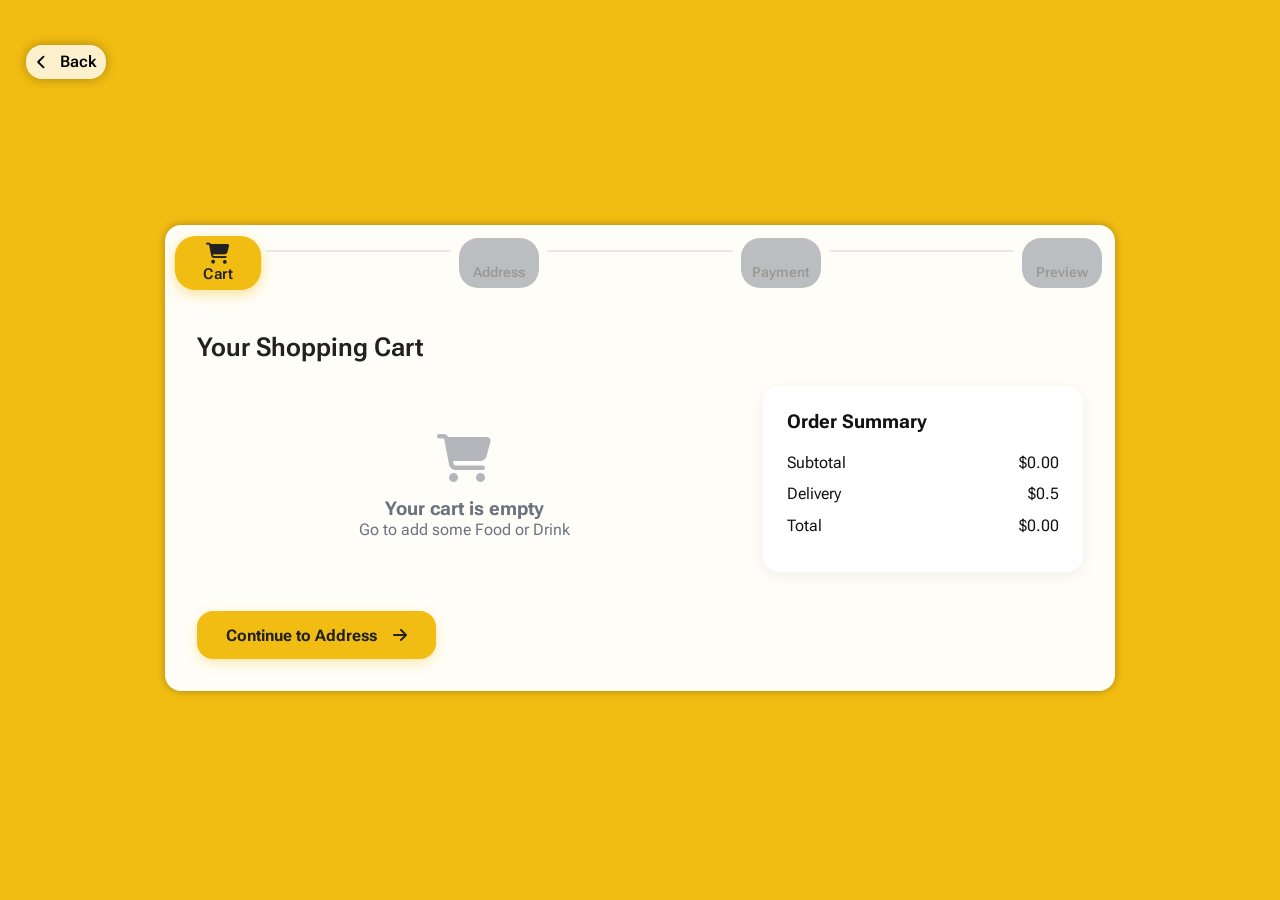
<file: HTML/checkOut.html>
<!doctype html>
<html lang="en">
  <head>
    <meta charset="UTF-8" />
    <meta name="color-scheme" content="only light">
    <meta name="viewport" content="width=device-width, initial-scale=1.0" />
    <title>GooFoodoo | Checkout</title>
    <script defer src="../Javascript/theme.js""></script>
    <link rel="icon" href="../images/logo.webp" />
    <link rel="stylesheet" href="../CSS/checkOut.css" />
    <script defer src="../Javascript/config.js"></script>

    <script defer src="../Javascript/checkOut.js"></script>
    <link
      rel="stylesheet"
      href="https://cdnjs.cloudflare.com/ajax/libs/font-awesome/6.5.1/css/all.min.css"
    />
  </head>
  <body>
    <a href="../index.html" id="backBtn" class="btn">
      <svg
        xmlns="http://www.w3.org/2000/svg"
        width="24"
        height="24"
        viewBox="0 0 24 24"
        fill="none"
        stroke="currentColor"
        stroke-width="2"
        stroke-linecap="round"
        stroke-linejoin="round"
      >
        <path d="m15 18-6-6 6-6" />
      </svg>
      Back
    </a>
    <div class="checkout-container">
      <!-- step bar -->
      <div class="steps">
        <div class="step active" data-step="0">
          <div class="step-icon">
            <i class="fa-solid fa-cart-shopping"></i>
            <p>Cart</p>
          </div>
        </div>
        <div class="line"></div>

        <div class="step" data-step="1">
          <div class="step-icon">
            <i class="fa-solid fa-location-dot"></i>
            <p>Address</p>
          </div>
        </div>
        <div class="line"></div>

        <div class="step" data-step="2">
          <div class="step-icon">
            <i class="fa-solid fa-credit-card"></i>
            <p>Payment</p>
          </div>
        </div>
        <div class="line"></div>

        <div class="step" data-step="3">
          <div class="step-icon">
            <i class="fa-solid fa-receipt"></i>
            <p>Preview</p>
          </div>
        </div>
      </div>

      <!-- pages -->
      <div class="page active" id="page-0">
        <!-- shopping cart page -->
        <h2 class="page-title">Your Shopping Cart</h2>
        <div class="cart-layout">
          <div class="cart-items" id="cartItems">
            <!--  -->
          </div>

          <div class="cart-summary">
            <h3>Order Summary</h3>
            <div class="summary-row">
              <span>Subtotal</span>
              <span id="subtotal">$0.00</span>
            </div>

            <div class="summary-row">
              <span>Delivery</span>
              <span id="deliveryFee">$0.5</span>
            </div>

            <div class="summary-row">
              <span>Total</span>
              <span id="total">$0.00</span>
            </div>
          </div>
          <div class="nextBtn">
            <button onclick="gotoStep(1)">
              Continue to Address <i class="fa-solid fa-arrow-right"></i>
            </button>
          </div>
        </div>
      </div>

      <div class="page" id="page-1">
        <!-- delivery page -->
        <h2 class="page-title">Delivery Address</h2>
        <div class="form-grid">
          <div class="form-group full">
            <label for="">Street Address</label>
            <input type="text" id="street" placeholder="Address" />
          </div>

          <div class="form-group full">
            <label for="">City</label>
            <input type="text" id="city" placeholder="City" />
          </div>

          <div class="form-group full">
            <label for="">Postal Code</label>
            <input type="text" id="postalCode" placeholder="Postal Code" />
          </div>

          <div class="form-group full">
            <label for="">Phone number</label>
            <input
              type="tel"
              id="phone"
              placeholder="+855 12345678"
              maxlength="15"
            />
          </div>

          <div class="form-group full">
            <label for="">Delivery Notes (Optional)</label>
            <textarea
              name=""
              id="notes"
              rows="2"
              placeholder="Gate code, Landmark"
            ></textarea>
          </div>
        </div>

        <div class="btn-row">
          <div class="prevBtn" onclick="gotoStep(0)">
            <button><i class="fa-solid fa-arrow-left"></i>Back</button>
          </div>
          <div class="nextBtn" onclick="gotoStep(2)">
            <button id="continueBtn">
              Continue to Payment<i class="fa-solid fa-arrow-right"></i>
            </button>
          </div>
        </div>
      </div>

      <div class="page" id="page-2">
        <!-- Payment Page -->
        <h2 class="page-title">Payment Method</h2>
        <div class="payment-wrapper">
          <div class="payment-methods">
            <div class="method active" data-method="Card">
              <i class="fa-brands fa-cc-visa"></i>
              <p>Card</p>
            </div>

            <div class="method" data-method="PayPal">
              <i class="fa-brands fa-paypal"></i>
              <p>Paypal</p>
            </div>

            <div class="method" data-method="Cash">
              <i class="fa-solid fa-money-bill-wave"></i>
              <p>Cash</p>
            </div>
          </div>

          <div id="paymentContainer"></div>
        </div>
        <div class="btn-row">
          <div class="prevBtn" onclick="gotoStep(1)">
            <button><i class="fa-solid fa-arrow-left"></i>Back</button>
          </div>
          <div class="nextBtn" onclick="gotoStep(3)">
            <button>
              Continue to Review Order<i class="fa-solid fa-arrow-right"></i>
            </button>
          </div>
        </div>
      </div>

      <div class="page" id="page-3">
        <!-- preview -->
        <h2 class="page-title">Order Preview</h2>
        <div class="preview-layout">
          <div class="preview-section">
            <h3><i class="fa-solid fa-utensils"></i>Items</h3>
            <div id="previewItems"></div>
          </div>

          <div class="preview-section">
            <h3><i class="fa-solid fa-location-dot"></i> Delivery</h3>
            <p id="previewAddress"></p>
          </div>

          <div class="preview-section">
            <h3><i class="fa-solid fa-credit-card"></i> Payment</h3>
            <div id="previewPayment">Card</div>
          </div>

          <div class="preview-total">
            <span>Total to pay</span>
            <strong id="previewTotal">$0.00</strong>
          </div>
        </div>

        <div class="btn-row">
          <div class="prevBtn" onclick="gotoStep(2)">
            <button><i class="fa-solid fa-arrow-left"></i>Back</button>
          </div>
          <div class="confirm-btn" id="placeOrderBtn">
            <button><i class="fa-solid fa-check"></i>Place Order</button>
          </div>
        </div>
      </div>
    </div>

    <!-- pop up msg -->
    <!-- success -->
    <div class="success-modal" id="successModal">
      <div class="success-content">
        <div class="checkmark-circle">
          <div class="checkmark"></div>
        </div>

        <h2>Ordered Successfully</h2>
        <h2 id="claritymsg"></h2>
        <p>Thanks you for choosing GooFoodoo💖</p>
        <button class="success-btn" id="successBtn">Okay</button>
      </div>
    </div>

    <!-- unsuccess -->
    <div class="unsuccess-modal" id="unsuccessModal">
      <div class="unsuccess-content">
        <div class="crossmark-circle">
          <span class="cross-line line1"></span>
          <span class="cross-line line2"></span>
        </div>

        <h2 id="headmsg"></h2>
        <p id="bodymsg"></p>
        <button class="unsuccess-btn" id="unsuccessBtn">Okay</button>
      </div>
    </div>
  </body>
</html>
</file>
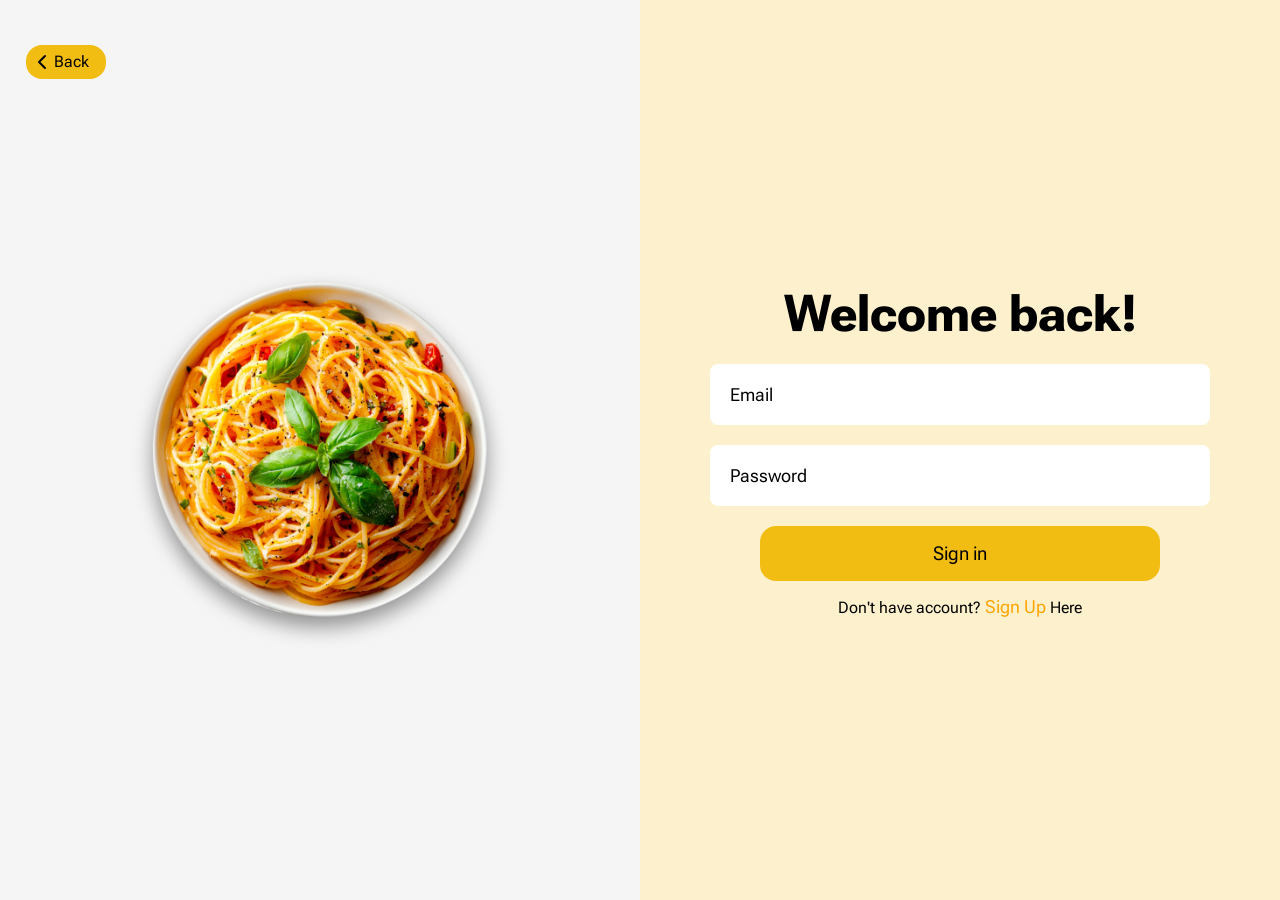
<file: HTML/signIn.html>
<!doctype html>
<html lang="en">
  <head>
    <meta charset="UTF-8" />
    <meta name="color-scheme" content="only light">
    <meta name="viewport" content="width=device-width, initial-scale=1.0" />
    <title>GooFoodoo | Signin</title>
    <script defer src="../Javascript/theme.js""></script>
    <link rel="stylesheet" href="../CSS/signIn.css" />
    <script type="module" defer src="../Javascript/signIn.js"></script>
    <script defer src="../Javascript/config.js"></script>
    <link rel="icon" href="../images/logo.webp" />
  </head>
  <body>
    <!-- same interface as sign up -->
    <div class="container">
      <a href="../index.html" id="backBtn" class="btn">
        <svg
          xmlns="http://w3.org"
          width="24"
          height="24"
          viewBox="0 0 24 24"
          fill="none"
          stroke="currentColor"
          stroke-width="2"
          stroke-linecap="round"
          stroke-linejoin="round"
        >
          <path d="m15 18-6-6 6-6" />
        </svg>
        Back
      </a>

      <div class="left-side">
        <img src="../images/spaghetti.webp" alt="" />
      </div>

      <div class="right-side">
        <div class="form-container">
          <h1>Welcome back!</h1>
          <!-- email -->
          <input
            type="email"
            id="email"
            autocomplete="on"
            placeholder="Email"
          />
          <!-- password -->
          <input
            type="password"
            id="password"
            autocomplete="off"
            placeholder="Password"
          />
          <!-- button -->
        </div>
        <button id="signIn">Sign in</button>
        <p>
          Don't have account?
          <a href="signUp.html" id="signInPage">Sign Up</a> Here
        </p>
        <!-- for msg -->

        <div class="popUp" id="warningPopUp">
          <h3>⚠️ Warning!</h3>
          <p style="margin-bottom: 0.2rem">Please try again!</p>
          <p style="margin-top: 0.2rem">Input can not be empty!</p>
          <button class="okBtn okBtnError">Okay</button>
        </div>

        <!-- successful login -->
        <div class="success-modal" id="successModal">
          <div class="success-content">
            <div class="checkmark-circle">
              <div class="checkmark"></div>
            </div>

            <h2>Login successful</h2>
            <button class="success-btn">Okay</button>
          </div>
        </div>
        <!-- error -->
        <div class="unsuccess-modal" id="unsuccessModal">
          <div class="unsuccess-content">
            <div class="crossmark-circle">
              <span class="cross-line line1"></span>
              <span class="cross-line line2"></span>
            </div>

            <h2 id="headmsg">Error</h2>
            <p id="bodymsg">Error</p>
            <button class="unsuccess-btn" id="unsuccessBtn">Okay</button>
          </div>
        </div>
      </div>
    </div>
  </body>
</html>
</file>
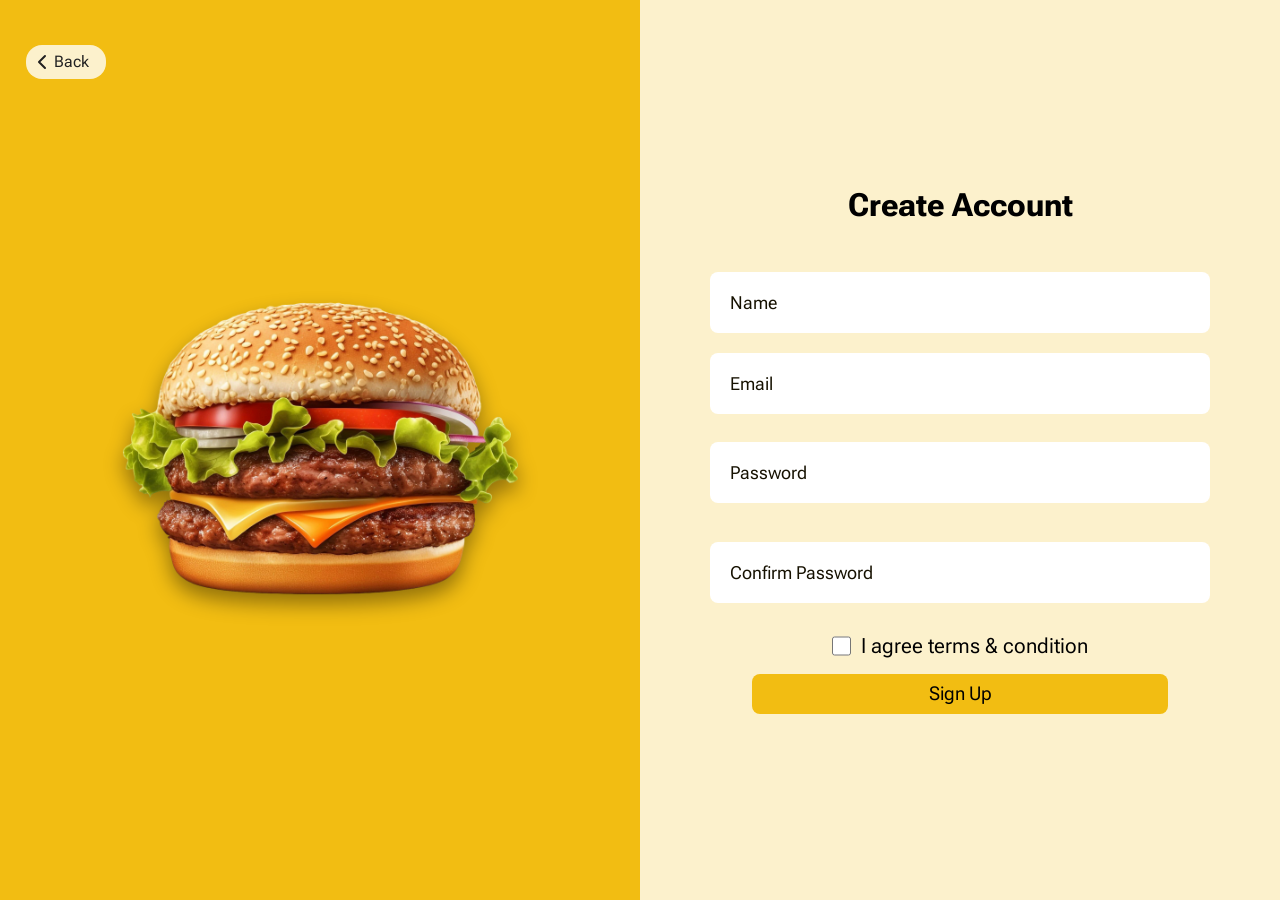
<file: HTML/signUp.html>
<!doctype html>
<html lang="en">
  <head>
    <meta charset="UTF-8" />
    <meta name="color-scheme" content="only light">
    <meta name="viewport" content="width=device-width, initial-scale=1.0" />
    <title>GooFoodo | Signup</title>
    <script defer src="../Javascript/theme.js""></script>
    <link rel="stylesheet" href="../CSS/signUp.css" />
    <link rel="icon" href="../images/logo.webp" />
    <script defer src="../Javascript/signUp.js"></script>
    <script defer src="../Javascript/config.js"></script>
    <!-- <script src="https://cdn.jsdelivr.net/npm/@supabase/supabase-js@2"></script> -->
  </head>
  <body>
    <div class="container">
      <!-- <button  id="backBtn"  class="btn"> -->
      <!-- <button onclick="window.location.href = '../index.html'"  class="btn btnn">   -->

      <a href="signIn.html" id="backBtn" class="btn">
        <svg
          xmlns="http://w3.org"
          width="24"
          height="24"
          viewBox="0 0 24 24"
          fill="none"
          stroke="currentColor"
          stroke-width="2"
          stroke-linecap="round"
          stroke-linejoin="round"
        >
          <path d="m15 18-6-6 6-6" />
        </svg>
        Back
      </a>
      <!-- </button> -->
      <!-- </button> -->
      <!-- this is for image -->
      <div class="left-side">
        <img src="../images/burger.webp" alt="burger" />
      </div>

      <!-- this is for form -->
      <div class="right-side">
        <div class="form-container">
          <h1>Create Account</h1>
          <!-- <label for=""> -->
          <input
            class="data"
            type="text"
            id="name"
            placeholder="Name"
            autocomplete="off"
          />
          <!-- </label> -->
          <!-- <label for=""> -->

          <input
            class="data"
            type="email"
            id="email"
            placeholder="Email"
            autocomplete="off"
          />

          <!-- </label> -->
          <!-- <br> -->
          <!-- <span id="pwMsg"></span> -->
          <!-- <label for=""> -->
          <div class="input-group">
            <input
              class="data"
              onkeyup="checkPw()"
              style="margin-top: 0.5rem; margin-bottom: 5px"
              type="password"
              id="password"
              placeholder="Password"
              autocomplete="off"
            />
            <span id="pwMsg"></span>
          </div>

          <!-- </label>
          <label for=""> -->
          <!-- <br> -->
          <div class="input-group">
            <input
              class="data"
              onkeyup="checkPw()"
              style="margin-top: 0.5rem; margin-bottom: 5px"
              type="password"
              id="confirmPassword"
              placeholder="Confirm Password"
              autocomplete="off"
            />
            <span id="CfPwMsg"></span>
          </div>

          <!-- <small id="msg"></small> -->
          <!-- </label> -->
        </div>
        <div class="check-box">
          <input type="checkbox" autocomplete="off" />

          <span> I agree terms & condition </span>
        </div>

        <button class="signUp" id="signUp">Sign Up</button>

        <!-- message for telling user the problem -->
        <!-- error -->
        <!--  -->
        <div class="popUp" id="warningPopUp">
          <h3>⚠️ Warning!</h3>
          <p style="margin-bottom: 0.2rem">Please try again!</p>
          <p style="margin-top: 0.2rem">Input can not be empty!</p>
          <button class="okBtn okBtnError">Okay</button>
        </div>

        <div class="popUp" id="errorPopUp">
          <h3 style="color: red">Error</h3>
          <p id="msg" style="margin-bottom: 0.2rem"></p>
          <button class="okBtn okBtnError">Okay</button>
        </div>

        <!-- for pop up -->
        <!-- <div class="popUp" id="popUp">
          <h3 id="msg1">✅ Success!</h3>
          <p id="msg2">Your account has been created.</p>
          <button class="okBtn" id="okBtn">Okay</button>
        </div> -->
        <div class="success-modal" id="successModal">
          <div class="success-content">
            <div class="checkmark-circle">
              <div class="checkmark"></div>
            </div>

            <h2>Success!</h2>
            <p>Your account has been created.</p>
            <button class="success-btn" id="successBtn">Okay</button>
          </div>
        </div>
        <!-- error -->
        <div class="unsuccess-modal" id="unsuccessModal">
          <div class="unsuccess-content">
            <div class="crossmark-circle">
              <span class="cross-line line1"></span>
              <span class="cross-line line2"></span>
            </div>

            <h2 id="headmsg">Error</h2>
            <p id="bodymsg">Error</p>
            <button class="unsuccess-btn" id="unsuccessBtn">Okay</button>
          </div>
        </div>
      </div>
    </div>
  </body>
</html>
<!-- do sign in tmr -->
<!-- done -->
<!-- tmr category option -->
</file>
<file: CSS/checkOut.css>
@import url("https://fonts.googleapis.com/css2?family=Angkor&family=Bricolage+Grotesque:opsz,wght@12..96,200..800&family=Caveat:wght@400..700&family=Comic+Relief:wght@400;700&family=Dosis:wght@200..800&family=Fasthand&family=Roboto+Condensed:ital,wght@0,100..900;1,100..900&family=Roboto+Flex:opsz,wght,XOPQ,XTRA,YOPQ,YTDE,YTFI,YTLC,YTUC@8..144,100..1000,96,468,79,-203,738,514,712&display=swap");

* {
  margin: 0;
  padding: 0;
  box-sizing: border-box;
  font-family: "Roboto Flex", sans-serif;
  /* border: 0.1rem solid greenyellow; */
}
/* decalre color variable */
:root {
  color-scheme: only light;
  --lead: #212121;
  --gold-finger: #f2bd12;
  --eye-ball: #fffdf7;
  --hint-yellow: #fcf1cc;
  --pure-white: #fff;
  --bgSmr:#fff;
  --gold-dark: #f2bd12;
  --gray: #6b7280;
  --border: #e5e7eb;
  --cream: #fffdf7;
  --text:#121212;
  --bg:#f2bd12;
  --shadow: rgba(0, 0, 0, 0.3);
}

:root[data-theme="dark"]{
  --shadow: rgba(255, 229, 111, 0.825);
  --bg:#121212;
  --bgSmr:#121212;
  --cream:#232323;
  --gray: #a2a6af;
  --text:#fff;
  --gold-dark: #f2bd12;

}

body {
  opacity: 1;
  transition: opacity 0.4s ease;
  min-height: 100vh;
  background: linear-gradient(
    135deg,
    var(--bg) 0%,
    var(--bg) 50%,
    var(--bg) 100%
  );
  padding: 2rem 1rem;
  display: flex;
  justify-content: center;
  align-items: center;
}

body.fade-in {
  opacity: 0;
}

.btn {
  position: fixed;
  left: 2%;
  top: 5%;
  background: var(--hint-yellow);
  width: 5rem;
  color: var(--lead);
  display: flex;
  align-items: center;
  text-decoration: none;
  color: black;
  border-radius: 1rem;
  padding: 0.3rem 0.6rem 0.3rem 0.3rem;
  transition: all 0.3s ease-in;
  z-index: 100;
  font-weight: 600;
  gap: 0.5rem;
  box-shadow: 0 0 12px var(--shadow);
}

.btn:hover {
  transform: scale(1.1);
  box-shadow: 0 6px 16px rgba(0, 0, 0, 0.15);
}

/* main */
.checkout-container {
  width: 100%;
  max-width: 950px;
  background: var(--cream);
  border-radius: 1rem;
  box-shadow: var(--shadow) 0 0 8px;
  overflow: hidden;
  margin-top: 1rem;
}

/* steps bar */
.steps {
  display: flex;
  justify-content: space-between;
  align-items: center;
  padding: 0.8rem;
}

.step {
  display: flex;
  flex-direction: column;
  align-items: center;
  gap: 0.4rem;
  cursor: pointer;
  opacity: 0.45;
  transition: all 0.3s ease;
}

.step.active {
  opacity: 1;
}

.step.completed .step-icon {
  background: var(--gold-dark);
  color: var(--lead);
}

.step-icon {
  width: 80px;
  height: 50px;
  border-radius: 1.2rem;
  background: var(--gray);
  display: flex;
  justify-content: center;
  flex-direction: column;
  align-items: center;
  font-size: 1.2rem;
  color: var(--gray);
  transition: all 0.4s ease;
}

.step.active .step-icon {
  background: var(--gold-finger);
  color: var(--lead);
  box-shadow: 0 4px 12px rgba(241, 189, 18, 0.4);
  transform: scale(1.08);
}

/* .steps .step{
  text-align: center;
  
}

.steps .step span{
  font-size: 1.7rem;
}
*/
.steps .step p {
  font-size: 0.85rem;
  font-weight: 600;
  color: var(--lead);
}

.line {
  flex: 1;
  height: 2px;
  background: #e5e7eb;
  margin: 0 0.5rem;
  border-radius: 2px;
  position: relative;
  top: -12px;
}

/* pages */
.page {
  display: none;
  padding: 2rem;
  animation: fadeIn 0.4s ease;
}

.page.active {
  display: block;
}

/* keyframe for animation */
@keyframes fadeIn {
  from {
    opacity: 0;
    transform: translateX(20px);
  }

  to {
    opacity: 1;
    transform: translateX(0);
  }
}

.page-title {
  font-size: 1.6rem;
  font-weight: 600;
  color: var(--lead);
  margin-bottom: 1.5rem;
}

/* cart section */
.cart-layout {
  display: grid;
  grid-template-columns: 1fr 320px;
  gap: 1.5rem;
}

.cart-items {
  display: flex;
  flex-direction: column;
  gap: 1rem;
  max-height: 420px;
  overflow-y: auto;
  padding-right: 0.5rem;
}

.cart-item {
  display: flex;
  gap: 1rem;
  background: var(--pure-white);
  padding: 1rem;
  border-radius: 1rem;
  box-shadow: 0 2px 4px rgba(241, 189, 18, 0.4);
  align-items: center;
  transition: transform 0.2s ease;
}

.cart-item:hover {
  transform: translateY(-2px);
}

.cart-item img {
  width: 80px;
  height: 80px;
  object-fit: cover;
  border-radius: 0.75rem;
}

.cart-item-info {
  flex: 1;
}

.cart-item-info h4 {
  font-size: 1.05rem;
  margin-bottom: 0.25rem;
}

.cart-item-info .price {
  color: var(--gold-dark);
  font-weight: 700;
}

.qty-controls {
  display: flex;
  align-items: center;
  gap: 0.6rem;
  margin-top: 0.5rem;
}

.qty-btn {
  width: 28px;
  height: 28px;
  border-radius: 50%;
  border: none;
  background: var(--hint-yellow);
  cursor: pointer;
  font-weight: 700;
  transition: all 0.2s;
}

.qty-btn:hover {
  background: var(--gold-finger);
}

.cart-summary {
  background: var(--bgSmr);
  border-radius: 1rem;
  padding: 1.5rem;
  box-shadow: 0 4px 16px rgba(0, 0, 0, 0.06);
  height: fit-content;
  position: sticky;
  top: 1rem;
}

.cart-summary h3 {
  margin-bottom: 1.2rem;
  font-size: 1.2rem;
  color: var(--text);
}

.summary-row {
  display: flex;
  justify-content: space-between;
  margin-bottom: 0.8rem;
  color: var(--text);
}

.summary-row.total {
  border-top: 2px dashed var(--border);
  padding-top: 1rem;
  margin-top: 0.5rem;
  font-size: 1.2rem;
  font-weight: 700;
  color: var(--lead);
}

/* delivery */
.form-grid {
  display: grid;
  grid-template-columns: 1fr 1fr;
  gap: 1.2rem;
}

.form-group {
  display: flex;
  flex-direction: column;
  gap: 0.4rem;
}

.form-group.full {
  grid-column: 1 / -1;
}

.form-group label {
  font-size: 0.9rem;
  font-weight: 600;
  color: rgb(29, 145, 29);
}

.form-group input,
.form-group textarea {
  padding: 0.9rem 1rem;
  border: 2px solid var(--border);
  border-radius: 0.75rem;
  background: var(--pure-white);
  font-size: 1rem;
  transition: border-color 0.2s;
}

.form-group input:focus,
.form-group textarea:focus {
  outline: none;
  border-color: var(--gold-finger);
}

/* payment */
.payment-wrapper {
  display: flex;
  gap: 2rem;
  margin-bottom: 1.2rem;
}

.payment-methods {
  display: flex;
  flex-direction: column;
  gap: 0.8rem;
  min-width: 140px;
}

.method {
  display: flex;
  flex-direction: column;
  align-items: center;
  gap: 0.4rem;
  padding: 1rem;
  border: 2px solid var(--border);
  border-radius: 1rem;
  cursor: pointer;
  background: var(--pure-white);
  transition: all 0.25s ease;
}

.method i {
  font-size: 1.6rem;
}

.method.active {
  border-color: var(--gold);
  background: white;
  box-shadow: var(--shadow) 0 0 8px;
}

.payment-form {
  flex: 1;
}

#paymentContainer {
  width: 800px;
  display: flex;
}

.card-preview {
  width: 360px;
  height: 220px;
  background: linear-gradient(135deg, #212121, #434343);
  border-radius: 1rem;
  padding: 1.5rem;
  color: white;
  display: flex;
  flex-direction: column;
  justify-content: space-between;
  box-shadow: 0 15px 35px rgba(0, 0, 0, 0.4);
  transition: 0.3s;
}

.card-preview:hover {
  transform: translateY(-5px);
}

.paypal-panel {
  background: #0070ba;

  color: white;
  width: 100%;
  padding: 2rem;

  border-radius: 20px;
}

.inpuT input {
  width: 100%;
  padding: 1rem;
  border-radius: 1rem;
  border-color: #0070ba;
  border-style: solid;
}

.inpuT input:focus{
  outline: none;
  border-color: var(--gold-finger);
}

.inpuT label{
  font-size: 0.9rem;
  font-weight: 600;
  color: rgb(255, 255, 255);
}


.cash-panel {
  background: linear-gradient(135deg, #52c41a, #95de64);
  width: 100%;
  padding: 2rem;

  text-align: center;

  border-radius: 20px;

  overflow: hidden;
}

.money {
  font-size: 3rem;

  animation: floatMoney 2s infinite;
}

@keyframes floatMoney {
  0% {
    transform: translateY(0);
  }

  50% {
    transform: translateY(-15px);
  }

  100% {
    transform: translateY(0);
  }
}

.bike {
  position: relative;

  font-size: 3rem;

  animation: ride 3s infinite linear;
}

@keyframes ride {
  from {
    right: -400px;
  }

  to {
    right: 100%;
  }
}

#cardPreviewNumber {
  font-size: 1.3rem;
  letter-spacing: 4px;
  font-family: monospace;
}

.card-bottom {
  display: flex;
  justify-content: space-between;
  font-size: 0.9rem;
}

.card-bottom span {
  color: #ccc;
}

/* preview */
.preview-layout {
  display: flex;
  flex-direction: column;
  gap: 1.2rem;
}

.preview-section {
  background: var(--pure-white);
  padding: 1.2rem;
  border-radius: 1rem;
  box-shadow: 0 2px 4px rgba(241, 189, 18, 0.4);
}

.preview-section h3 {
  font-size: 1rem;
  margin-bottom: 0.6rem;
  display: flex;
  align-items: center;
  gap: 0.5rem;
}

.preview-total {
  background: var(--hint-yellow);
  padding: 1.2rem 1.5rem;
  border-radius: 1rem;
  display: flex;
  justify-content: space-between;
  align-items: center;
  font-size: 1.3rem;
}

.empty-cart {
  text-align: center;
  padding: 3rem 1rem;
  color: var(--gray);
}

.empty-cart i {
  font-size: 3rem;
  margin-bottom: 1rem;
  opacity: 0.5;
}

/* button section */
.btn-row {
  display: flex;
  justify-content: space-between;
  gap: 1.2rem;
  margin-top: 1rem;
}

.nextBtn button,
.confirm-btn button {
  background: var(--gold-finger);
  color: var(--lead);
  border: none;
  padding: 0.9rem 1.8rem;
  font-size: 1rem;
  font-weight: 700;
  display: flex;
  align-items: center;
  gap: 0.5rem;
  border-radius: 1rem;
  cursor: pointer;
  box-shadow: 0 4px 12px rgba(242, 189, 18, 0.3);
  transition: all 0.3s ease;
}

.prevBtn button i {
  margin-right: 0.5rem;
}

.nextBtn button i {
  margin-left: 0.5rem;
}

.nextBtn button:hover,
.confirm-btn button:hover {
  background: var(--gold-dark);
  transform: translateY(-2px);
  box-shadow: 0 6px 16px rgba(242, 189, 18, 0.4);
}

.prevBtn button {
  background: transparent;
  border: 2px solid var(--border);
  font-weight: 700;
  color: var(--text);
  padding: 0.9rem 1.5rem;
  border-radius: 1rem;
  transition: all 0.25s;
  cursor: pointer;
  gap: 0.5rem;
  display: flex;
  align-items: center;
}

.prevBtn button:hover {
  border-color: var(--hint-yellow);
  background: #f4bc03;
  transform: translateY(2px);
}

/* msg modal */
.success-modal {
  /* use fixed for overlay */
  position: fixed;
  inset: 0;
  background: rgba(0, 0, 0, 0.55);
  display: flex;
  justify-content: center;
  align-items: center;
  /* We use z-index with position: fixed to control whether the pinned element sits in front of or behind other content on the page as the user scrolls */
  z-index: 9999;
  opacity: 0;
  visibility: hidden;
  pointer-events: none;
  transition: all 0.3s ease;
}

/* use with js */
.success-modal.show {
  opacity: 1;
  visibility: visible;
  pointer-events: auto;
}
.success-content {
  background: white;
  padding: 2.5rem 2rem;
  border-radius: 2rem;
  text-align: center;
  max-width: 350px;
  width: 90%;
  box-shadow: 0 20px 40px rgba(0, 0, 0, 0.2);
  transform: scale(0.5);
  transition:
    transform 0.4s cubic-bezier(0.34, 1.56, 0.64, 1),
    opacity 0.3s ease;
}

.success-modal.show .success-content {
  transform: scale(1);
}

.success-content h2 {
  margin: 1.2rem 0 0.5rem;
  font-size: 1.6rem;
  color: #212121;
}

.success-content p {
  color: #666;
  margin-bottom: 1.8rem;
  font-size: 1rem;
}

/* checkmark animation */

.checkmark-circle {
  width: 80px;
  height: 80px;
  border-radius: 50%;
  background: #f2bd12;

  display: flex;
  justify-content: center;
  align-items: center;

  margin: 0 auto;
}

.checkmark {
  width: 18px;
  height: 36px;

  border-right: 5px solid #ffffff;
  border-bottom: 5px solid #ffffff;
  opacity: 0;

  transform: rotate(45deg) scale(0);
}

.success-modal.show .checkmark {
  animation:
    checkAppear 0.45s ease 0.4s forwards,
    checkBounce 0.25s ease 0.9s;
}

.success-modal.show .checkmark-circle {
  animation: popCircle 0.5s ease-in-out;
}

/* unsuccess - cross animation*/
@keyframes popCircle {
  0% {
    transform: scale(0);
  }
  60% {
    transform: scale(1.15);
  }
  100% {
    transform: scale(1);
  }
}

@keyframes checkAppear {
  0% {
    opacity: 0;
    transform: rotate(45deg) scale(0);
  }
  100% {
    opacity: 1;
    transform: rotate(45deg) scale(1);
  }
}

@keyframes checkBounce {
  0% {
    transform: rotate(45deg) scale(1);
  }
  50% {
    transform: rotate(45deg) scale(1.2);
  }
  100% {
    transform: rotate(45deg) scale(1);
  }
}

/* error */
.unsuccess-modal {
  position: fixed;
  inset: 0;
  z-index: 9999;
  background: rgba(0, 0, 0, 0.55);

  display: flex;
  justify-content: center;
  align-items: center;
  opacity: 0;
  visibility: hidden;
  pointer-events: none;
  transition: all 0.3s ease;
  box-shadow: 0 4px 12px rgba(0, 0, 0, 0.4);
}

.unsuccess-modal.shows {
  opacity: 1;
  visibility: visible;
  pointer-events: auto;
}

.unsuccess-content {
  background: whitesmoke;
  padding: 2.5rem 2rem;
  text-align: center;
  max-width: 350px;
  width: 90%;
  box-shadow: 0 20px 40px rgba(0, 0, 0, 0.2);
  transform: scale(0.5);
  transition:
    transform 0.4s cubic-bezier(0.34, 1.56, 0.64, 1),
    opacity 0.3s ease;
  border-radius: 1rem;
}

.unsuccess-content h2 {
  font-size: 1.6rem;
  margin: 2rem 0 0rem 0;
}

.unsuccess-content p {
  margin: 1rem 0 1rem 0;
  font-size: 1.2rem;
  color: rgb(250, 43, 43);
}

.unsuccess-modal.shows .unsuccess-content {
  transform: scale(1);
}

.unsuccess-modal .unsuccess-btn {
  width: 50%;
  background: var(--gold-finger);
  border: none;
  border-radius: 1rem;
  padding: 0.8rem 0.2rem 0.8rem 0.2rem;
  font-size: 1rem;
  font-weight: 600;
  transition: all 0.3s ease;
  cursor: pointer;
}

.crossmark-circle {
  width: 80px;
  height: 80px;
  border-radius: 50%;
  background: #f21612;

  display: flex;
  justify-content: center;
  align-items: center;

  margin: 0 auto;
}

.cross-line {
  position: absolute;
  width: 40px;
  height: 5px;
  background: white;
  border-radius: 5px;
  transform: scaleX(0);
  /* transform-origin: center; */
}

.line1 {
  transform: rotate(45deg) scaleX(0);
}

.line2 {
  transform: rotate(-45deg) scaleX(0);
}

.unsuccess-modal.shows .crossmark-circle {
  animation: popCircle 0.5s ease-out;
}

.unsuccess-modal.shows .line1 {
  animation: drawLine1 0.35s ease 0.3s forwards;
}

.unsuccess-modal.shows .line2 {
  animation: drawLine2 0.35s ease 0.3s forwards;
}

@keyframes drawLine1 {
  from {
    transform: rotate(45deg) scaleX(0);
  }
  to {
    transform: rotate(45deg) scaleX(1.4);
  }
}

@keyframes drawLine2 {
  from {
    transform: rotate(-45deg) scaleX(0);
  }
  to {
    transform: rotate(-45deg) scaleX(1.4);
  }
}

/* .checkmark-circle{
  width: 80px;
  height: 80px;
  border-radius:50%;
  background:#f2bd12;
  margin: 0 auto;
  display: flex;
  justify-content: center;
  align-items:center;
  position:relative;
  animation: scaleIn .4s ease-out;
}

.checkmark{
  width: 28px;
  height:48px;
  border-right:5px solid #212121;
  border-bottom:5px solid #212121;  
  transform:rotate(45deg) scale(0);
  margin-bottom: 10px;
  animation: drawCheck .5s .8s ease-out forwards;

}

@keyframes scaleIn{
  0%{
    transform:scale(0);
  }
  70%{
    transform:scale(1.15);
  }
  100%{
    transform:scale(1);
  }
}

@keyframes drawCheck{
  0%{
    transform: rotate(45deg) scale(0);
  }
  100%{
    transform: rotate(45deg) scale(1);
  }
} */

.success-btn {
  background: #f2bd12;
  color: #212121;
  border: none;
  padding: 0.85rem 2.5rem;
  border-radius: 2rem;
  font-size: 1.5rem;
  font-weight: 700;
  transition: all 0.25s ease;
  box-shadow: 0 4px 12px rgba(241, 189, 18, 0.7);
  cursor: pointer;
}

.success-btn:hover {
  background: #e0a800;
  transform: translateY(-2px);
}

/* payment method */
/* .payment-wrapper{
  display: flex;
  gap: 100px;
  margin-top: 1rem;
} */

/* left */
/* .method{
  width: 180px;
  height: 110px;

  border: 2px solid #ddd;

  display: flex;
  justify-content: center;
  align-items:center;

  cursor: pointer;
  margin-bottom: 20px;
  margin-left: 10px;
  
}

.method.active{
  border-color:var(--lead);
} */

/* right */
/* .payment-form{
  flex:1;
}

.payment-form input{
  width: 100%;
  padding: 15px;
  margin-top: 8px;
  margin-bottom: 20px;
  border: none;
  background: #f5f5f5;
}

.payment-form .small-input{
  display: flex;
  gap: 20px;
}

.confirm-btn{
  background:var(--gold-finger);
  font-size: 1.1rem;
  padding: 1rem; */
/* border-radius: 2rem;
  /* width: 100%; */
/* display: flex;
  justify-self: center;
  cursor: pointer;
  margin-bottom: 1.6rem;
  transition: all .3s ease-in;
  border: none;
}

.confirm-btn:hover{
  transform:scale(1.1);
}

.confirm-btn:active{
  opacity: .6;
}  */

/* responsive */
@media (max-width: 768px) {
  .cart-layout {
    grid-template-columns: 1fr;
  }
  .steps {
    padding: 1rem;
  }

  .step .step-icon p {
    font-size: 0.7rem;
  }
  .step-icon {
    font-size: 0.8rem;
    width: 55px;
    height: 50px;
  }

  .cart-item,
  .preview-section {
    box-shadow: 0 2px 4px rgba(241, 189, 18, 0.4);
  }

  .btn {
    left: 2%;
    top: 2%;
  }

  .nextBtn button,
  .confirm-btn button,
  .prevBtn button {
    padding: 0.7rem 0.5rem;
  }

  .btn:hover,
  .cart-item:hover,
  .qty-btn:hover,
  .nextBtn button:hover,
  .confirm-btn button:hover,
  .prevBtn button:hover,
  .success-btn:hover {
    transform: none;
  }

  .payment-wrapper {
    flex-direction: column;
  }
  .payment-methods {
    flex-direction: row;
    justify-content: center;
  }
  #paymentContainer {
    flex-direction: column;
    width: 350px;
  }

  .form-grid {
    grid-template-columns: 1fr;
  }
  .page {
    padding: 1.25rem;
  }
}
</file>
<file: CSS/signIn.css>
@import url("https://fonts.googleapis.com/css2?family=Angkor&family=Bricolage+Grotesque:opsz,wght@12..96,200..800&family=Caveat:wght@400..700&family=Comic+Relief:wght@400;700&family=Dosis:wght@200..800&family=Fasthand&family=Roboto+Condensed:ital,wght@0,100..900;1,100..900&family=Roboto+Flex:opsz,wght,XOPQ,XTRA,YOPQ,YTDE,YTFI,YTLC,YTUC@8..144,100..1000,96,468,79,-203,738,514,712&display=swap");

* {
  margin: 0;
  padding: 0;
  box-sizing: border-box;
  font-family: "Roboto Flex", sans-serif;
  /* border: 0.1rem solid greenyellow; */
}
/* decalre color variable */
:root {
  color-scheme: only light;
  --lead: #212121;
  --gold-finger: #f2bd12;
  --eye-ball: #fffdf7;
  --hint-yellow: #fcf1cc;
  --pure-white: #fff;
}

body {
  background: var(--eye-ball);
  opacity: 1;
  transition: 0.5s;
}

body.fade-in {
  opacity: 0;
}

.container {
  display: flex;
  height: 100vh;
}

.btn{
  position:fixed; 
  left: 2%;
  top: 5%;
  background:var(--gold-finger);
  width: 5rem;
  display: flex;
  align-items: center;
  text-decoration: none;
  color: black;
  border-radius: 1rem;
  padding:.3rem .3rem .3rem .3rem;
  transition: all .3s ease-in;
}

.btn:hover,
.form-container input:hover,
.left-side img:hover,
.popUp .okBtn:hover {
  transform: scale(1.1);
}



.left-side {
  flex: 1;
  display: flex;
  justify-content: center;
  align-items: center;
  background: whitesmoke;
}

.left-side img {
  width: 70%;
  filter: drop-shadow(rgba(0, 0, 0, 0.4) 0 10px 10px);
  transition: all 0.3s ease-in-out;
}

.left-side img:hover{
  filter: drop-shadow( var(--gold-finger) 0px 0px 10px);
}

.right-side {
  flex: 1;
  display: flex;
  justify-content: center;
  align-items: center;
  flex-direction: column;
  background: var(--hint-yellow);
}

.right-side h1 {
  text-align: center;
  margin-bottom: 1.2rem;
  font-size: 3.2rem;
}

.right-side #signIn{
  width: 25rem;
  padding:1rem;
  color: black;
  background:var(--gold-finger);
  border-radius: 1rem;
  font-size:1.2rem;
  transition:all .3s ease-in;
  border: none;
}

.right-side #signIn:hover{
  cursor:pointer;
  transform:scale(1.1);
}

.right-side p {
  margin-top: 1rem;
  font-size: 1rem;
}

.right-side a {
  text-decoration:none;
  color: orange;
  font-size: 1.1rem;
}


.form-container {
  width: 500px;
}

.form-container input {
  width: 100%;
  padding: 20px;
  margin-bottom: 20px;
  border: none;
  border-radius: 8px;
  font-size: 18px;
  color: #161101;
  transition:all .3s ease-in;
}

.form-container input::placeholder {
  color: black;
}

.form-container input:focus{
  outline: none;
}


.popUp {
  position: fixed;
  top: 50%;
  left: 50%;
  transform: translate(-50%, -50%);
  background: white;
  padding: 25px;
  width: 400px;
  border-radius: 10px;
  box-shadow: 0 0 15px rgba(0, 0, 0, 0.3);
  /* display: none; */
  text-align: center;
  opacity: 0;
  pointer-events: none;
  visibility: hidden;
  transition: all 0.4s ease-in;
}

.popUp p {
  margin-bottom: 1rem;
}

.popUp .okBtn {
  /* text-decoration: none; */
  width: 20rem;
  padding:.5rem;
  background:var(--gold-finger);
  border-radius: 1rem;
  font-size:1.2rem;
  transition:all .3s ease-in;
  border: none;
  cursor: pointer;
  /* transition: all 0.3s ease-in; */
}

.popUp.active {
  /* display: block; */
  visibility: visible;
  pointer-events: auto;
  opacity: 1;
  transform: translate(-50%, -50%) scale(1);
}

/* successful login */
.success-modal{
  position: fixed;
  inset: 0;
  z-index: 9999;
  background: rgba(0, 0, 0, 0.55);

  display: flex;
  justify-content: center;
  align-items: center;
  opacity: 0;
  visibility: hidden;
  pointer-events: none;
  transition: all .3s ease;
  box-shadow: 0 4px 12px rgba(0, 0, 0, 0.4);
}

.success-modal.見せて{
  opacity: 1;
  visibility:visible;
  pointer-events: auto;
}

.success-content{
  background:whitesmoke;
  padding: 2.5rem 2rem;
  text-align: center;
  max-width: 350px;
  width: 90%;
  box-shadow: 0 20px 40px rgba(0, 0, 0, 0.2);
  transform: scale(0.5);
  transition:
    transform 0.4s cubic-bezier(0.34, 1.56, 0.64, 1),
    opacity 0.3s ease;
  border-radius: 1rem;

}

.success-content h2{
  font-size: 1.6rem;
  margin: 2rem 0 1rem 0;
}

.success-modal.見せて .success-content{
  transform: scale(1);
}

.success-modal .success-btn{
  width: 50%;
  background:var(--gold-finger);
  border: none;
  border-radius: 1rem;
  padding: .8rem .2rem .8rem .2rem;
  font-size: 1rem;
  font-weight: 600;
  transition: all .3s ease;
  cursor: pointer;
}


.checkmark-circle{
  width: 80px;
  height: 80px;
  border-radius: 50%;
  background: green;
  display: flex;
  justify-content: center;
  align-items: center;
  margin: 0 auto;
}

.checkmark{
  width: 18px;
  height: 36px;
  border-right: 2px solid white;
  border-bottom: 2px solid white;
  transform: rotate(45deg);
}

.success-modal.見せて .checkmark{
  animation:checkAppear .45s ease .4s forwards,
  checkBounce .25s ease .9s; 
}

.success-modal.見せて .checkmark-circle{
  animation:popCircle .4s ease forwards;
}

@keyframes popCircle{
  0%{
    transform:  scale(0);
  }
  60%{
    transform:  scale(1.15);
  }
  100%{
    transform: scale(1);
  }
}

@keyframes checkAppear{
  0%{
    opacity: 0;
    transform:rotate(45deg) scale(0);
  }
  100%{
    opacity: 1;
    transform: rotate(45deg) scale(1);
  }
}

@keyframes checkBounce{
  0%{
    transform: rotate(45deg) scale(1);
  }
  50%{
    transform:rotate(45deg) scale(1.2);
  }
  100%{
    transform:rotate(45deg) scale(1);
  }
}

/* error */
.unsuccess-modal{
  position: fixed;
  inset: 0;
  z-index: 9999;
  background: rgba(0, 0, 0, 0.55);

  display: flex;
  justify-content: center;
  align-items: center;
  opacity: 0;
  visibility: hidden;
  pointer-events: none;
  transition: all .3s ease;
  box-shadow: 0 4px 12px rgba(0, 0, 0, 0.4);
}

.unsuccess-modal.show{
  opacity: 1;
  visibility:visible;
  pointer-events: auto;
}

.unsuccess-content{
  background:whitesmoke;
  padding: 2.5rem 2rem;
  text-align: center;
  max-width: 350px;
  width: 90%;
  box-shadow: 0 20px 40px rgba(0, 0, 0, 0.2);
  transform: scale(0.5);
  transition:
    transform 0.4s cubic-bezier(0.34, 1.56, 0.64, 1),
    opacity 0.3s ease;
  border-radius: 1rem;

}

.unsuccess-content h2{
  font-size: 1.6rem;
  margin: 2rem 0 0rem 0;
}

.unsuccess-content p{
  margin: 1rem 0 1rem 0;
  font-size: 1.2rem;
  color:rgb(250, 43, 43);
}

.unsuccess-modal.show .unsuccess-content{
  transform: scale(1);
}

.unsuccess-modal .unsuccess-btn{
  width: 50%;
  background:var(--gold-finger);
  border: none;
  border-radius: 1rem;
  padding: .8rem .2rem .8rem .2rem;
  font-size: 1rem;
  font-weight: 600;
  transition: all .3s ease;
  cursor: pointer;
}

.crossmark-circle {
  width: 80px;
  height: 80px;
  border-radius: 50%;
  background: #f21612;

  display: flex;
  justify-content: center;
  align-items: center;

  margin: 0 auto;
}

.cross-line {
  position: absolute;
  width: 40px;
  height: 5px;
  background: white;
  border-radius: 5px;
  transform: scaleX(0);
  /* transform-origin: center; */
}

.line1 {
  transform: rotate(45deg) scaleX(0);
}

.line2 {
  transform: rotate(-45deg) scaleX(0);
}

.unsuccess-modal.show .crossmark-circle {
  animation: popCircle 0.5s ease-out;
}

.unsuccess-modal.show .line1 {
  animation: drawLine1 0.35s ease 0.3s forwards;
}

.unsuccess-modal.show .line2 {
  animation: drawLine2 0.35s ease 0.3s forwards;

}


@keyframes drawLine1 {
  from {
    transform: rotate(45deg) scaleX(0);
  }
  to {
    transform: rotate(45deg) scaleX(1.4);
  }
}

@keyframes drawLine2 {
  from {
    transform: rotate(-45deg) scaleX(0);
  }
  to {
    transform: rotate(-45deg) scaleX(1.4);
  }
}


/* responsive */
@media  screen and (max-width:966px) {
  .container{
    flex-direction: column;
  }
  
  .btn{
    padding:0.7rem;
  }

  .form-container{
    width: 90%;
  }

  .right-side h1{
    font-size: 2.5rem;
  }

  .right-side #signIn{
    width: 20rem;
    padding:.7rem;
  }

  .right-side #signIn:hover,
  .right-side input:hover,
  .left-side img:hover{
    transform:none;
  }
  

}
</file>
<file: CSS/signUp.css>
@import url("https://fonts.googleapis.com/css2?family=Angkor&family=Bricolage+Grotesque:opsz,wght@12..96,200..800&family=Caveat:wght@400..700&family=Comic+Relief:wght@400;700&family=Dosis:wght@200..800&family=Fasthand&family=Roboto+Condensed:ital,wght@0,100..900;1,100..900&family=Roboto+Flex:opsz,wght,XOPQ,XTRA,YOPQ,YTDE,YTFI,YTLC,YTUC@8..144,100..1000,96,468,79,-203,738,514,712&display=swap");

* {
  margin: 0;
  padding: 0;
  box-sizing: border-box;
  font-family: "Roboto Flex", sans-serif;
  /* border: 0.1rem solid greenyellow; */
}
/* decalre color variable */
:root {
  color-scheme: only light;
  --lead: #212121;
  --gold-finger: #f2bd12;
  --eye-ball: #fffdf7;
  --hint-yellow: #fcf1cc;
  --pure-white: #fff;
}

body {
  background: var(--eye-ball);
  opacity: 1;
  transition: 0.5s;
}

body.fade-in {
  opacity: 0;
}

/* container */
.container {
  display: flex;
  height: 100vh;
}

/* left side */

.left-side {
  flex: 1;
  background: var(--gold-finger);
  display: flex;
  justify-content: center;
  align-items: center;
}

.left-side img {
  width: 70%;
  filter: drop-shadow(rgba(0, 0, 0, 0.4) 0 10px 10px);
  transition: all 0.3s ease-in-out;
}

.left-side img:hover,
.btn:hover,
.popUp .okBtn:hover,
.right-side button:hover,
.form-container input:hover{
  transform: scale(1.2);

}

/* back button */
.btn {
  position: fixed;
  top: 5%;
  left: 2%;
  background: var(--hint-yellow);
  border: none;
  padding: 0.3rem;
  width: 5rem;
  text-align: center;
  border-radius: 1rem;
  transition: all 0.3s ease-in;
  display: flex;
  align-items: center;
  color: var(--lead);
  text-decoration: none;
}

/* right side */
.right-side {
  flex: 1;
  background: var(--hint-yellow);
  display: flex;
  flex-direction: column;
  justify-content: center;
  align-items: center;
  padding-bottom: 1rem;
}

.form-container h1 {
  text-align: center;
  margin-bottom: 2rem;
  padding: 1rem;
}

/* form */
.form-container {
  width: 500px;
}

.form-container input {
  width: 100%;
  padding: 20px;
  margin-bottom: 20px;
  border: none;
  border-radius: 8px;
  font-size: 18px;
  color: #161101;
  transition: all .3s ease-in;
}

.form-container input::placeholder {
  color: #161101;
}

.check-box {
  display: flex;
  align-items: center;
  gap: 10px;
}

.check-box span {
  font-size: 1.3rem;
}

input[type="checkbox"] {
  width: 1.2rem;
  height: 1.2rem;
}

input[type="text"]:focus,
input[type="email"]:focus,
input[type="password"]:focus {
  outline: none;
}

/* .input-password{
  position: relative;
}

#pwMsg,
#CfPwMsg {
  position: absolute;
  top: 50%;
  left: 0;
  font-size: 14px; 
}  */

.input-group {
  margin-bottom: .2rem;
}

.input-group input {
  width: 100%;
}

#pwMsg,
#CfPwMsg {
  display: block;
  min-height: 18px; /* reserves space */
  font-size: 12px;
  margin-top: 0.3rem;
  transition: 0.3s;
  margin-left: 2rem;
}



.notMatch {
  color: #ef4444;
}

.match {
  color: rgb(47, 235, 47);
}


.right-side button {
  background: var(--gold-finger);
  border: none;
  width: 26rem;
  height: 2.5rem;
  margin-top: 1rem;
  border-radius: 0.5rem;
  color: black;
  font-size: 1.2rem;
  transition: all 0.3s ease-in;
  cursor: pointer;
}



.right-side p {
  margin-top: 1rem;
  font-size: 1rem;
}

.right-side a {
  color: orange;
  font-size: 1.1rem;
}

.success-modal {
  position: fixed;
  inset: 0;
  background: rgba(0, 0, 0, 0.55);
  display: flex;
  justify-content: center;
  align-items: center;
  z-index: 9999;
  opacity: 0;
  visibility: hidden;
  pointer-events: none;
  transition: all 0.3s ease;
}

.success-modal.show {
  opacity: 1;
  visibility: visible;
  pointer-events: auto;
}

.success-content {
  background: white;
  padding: 2.5rem 2rem;
  border-radius: 2rem;
  text-align: center;
  max-width: 350px;
  width: 90%;
  box-shadow: 0 20px 40px rgba(0, 0, 0, 0.2);
  transform: scale(0.5);
  transition:
    transform 0.4s cubic-bezier(0.34, 1.56, 0.64, 1),
    opacity 0.3s ease;
}

.success-content .success-btn{
  width: 50%;
  font-weight: 700;
  border-radius: 1rem;
}

.success-modal.show .success-content{
  transform:scale(1);
}

.success-content h2 {
  margin: 1.2rem 0 0.5rem;
  font-size: 1.6rem;
  color: #212121;
}

.success-content p {
  color: #666;
  margin-bottom: 1.8rem;
  font-size: 1rem;
}

.checkmark-circle{
  width: 80px;
  height: 80px;
  border-radius: 50%;
  background:green;
  /* for checkmark */
  display: flex;
  align-items: center;
  justify-content: center;
  margin: 0 auto;

}

.checkmark{
  width: 18px;
  height: 36px;
  border-right: 5px solid white;
  border-bottom: 5px solid white;
  opacity: 0;
  transform: rotate(45deg) scale(0);

}

.success-modal.show .checkmark{
  animation:checkAppear .45s ease .4s forwards,
  checkBounce .25s ease .9s;
}

.success-modal.show .checkmark-circle{
  animation:popCircle .3s ease;
}

@keyframes popCircle{
  0%{
    transform:  scale(0);
  }
  60%{
    transform:  scale(1.15);
  }
  100%{
    transform: scale(1);
  }
}

@keyframes checkAppear{
  0%{
    opacity: 0;
    transform:rotate(45deg) scale(0);
  }
  100%{
    opacity: 1;
    transform: rotate(45deg) scale(1);
  }
}

@keyframes checkBounce{
  0%{
    transform: rotate(45deg) scale(1);
  }
  50%{
    transform:rotate(45deg) scale(1.2);
  }
  100%{
    transform:rotate(45deg) scale(1);
  }
}

.unsuccess-modal{
  position: fixed;
  inset: 0;
  z-index: 9999;
  background: rgba(0, 0, 0, 0.55);

  display: flex;
  justify-content: center;
  align-items: center;
  opacity: 0;
  visibility: hidden;
  pointer-events: none;
  transition: all .3s ease;
  box-shadow: 0 4px 12px rgba(0, 0, 0, 0.4);
}

.unsuccess-modal.shows{
  opacity: 1;
  visibility:visible;
  pointer-events: auto;
}

.unsuccess-content{
  background:whitesmoke;
  padding: 2.5rem 2rem;
  text-align: center;
  max-width: 350px;
  width: 90%;
  box-shadow: 0 20px 40px rgba(0, 0, 0, 0.2);
  transform: scale(0.5);
  transition:
    transform 0.4s cubic-bezier(0.34, 1.56, 0.64, 1),
    opacity 0.3s ease;
  border-radius: 1rem;

}

.unsuccess-content h2{
  font-size: 1.6rem;
  margin: 2rem 0 0rem 0;
}

.unsuccess-content p{
  margin: 1rem 0 1rem 0;
  font-size: 1.2rem;
  color:rgb(250, 43, 43);
}

.unsuccess-modal.shows .unsuccess-content{
  transform: scale(1);
}

.unsuccess-modal .unsuccess-btn{
  width: 50%;
  background:var(--gold-finger);
  border: none;
  border-radius: 1rem;
  padding: .8rem .2rem .8rem .2rem;
  font-size: 1rem;
  font-weight: 600;
  transition: all .3s ease;
  cursor: pointer;
}

.crossmark-circle {
  width: 80px;
  height: 80px;
  border-radius: 50%;
  background: #f21612;

  display: flex;
  justify-content: center;
  align-items: center;

  margin: 0 auto;
}

.cross-line {
  position: absolute;
  width: 40px;
  height: 5px;
  background: white;
  border-radius: 5px;
  transform: scaleX(0);
  /* transform-origin: center; */
}

.line1 {
  transform: rotate(45deg) scaleX(0);
}

.line2 {
  transform: rotate(-45deg) scaleX(0);
}

.unsuccess-modal.shows .crossmark-circle {
  animation: popCircle 0.5s ease-out;
}

.unsuccess-modal.shows .line1 {
  animation: drawLine1 0.35s ease 0.3s forwards;
}

.unsuccess-modal.shows .line2 {
  animation: drawLine2 0.35s ease 0.3s forwards;

}


@keyframes drawLine1 {
  from {
    transform: rotate(45deg) scaleX(0);
  }
  to {
    transform: rotate(45deg) scaleX(1.4);
  }
}

@keyframes drawLine2 {
  from {
    transform: rotate(-45deg) scaleX(0);
  }
  to {
    transform: rotate(-45deg) scaleX(1.4);
  }
}


.popUp {
  position: fixed;
  top: 50%;
  left: 50%;
  transform: translate(-50%, -50%);
  background: white;
  padding: 25px;
  width: 500px;
  border-radius: 10px;
  box-shadow: 0 0 15px rgba(0, 0, 0, 0.3);
  /* display: none; */
  text-align: center;
  opacity: 0;
  pointer-events: none;
  visibility: hidden;
  transition: all 0.4s ease-in;
}

.popUp p {
  margin-bottom: 1rem;
}

.popUp .okBtn {
  /* text-decoration: none; */
  color: var(--lead);
  
  transition: all 0.3s ease-in;
}

.popUp.active {
  /* display: block; */
  visibility: visible;
  pointer-events: auto;
  opacity: 1;
  transform: translate(-50%, -50%) scale(1);
}



@media screen and (max-width: 966px) {
  .container {
    flex-direction: column;
  }

  .btn {
    padding: 0.7rem;
  }

  .left-side {
    height: 250px;
    width: 100%;
  }

  .left-side img {
    width: 50%;
  }

  .left-side img:hover {
    transform: none;
  }
  .right-side {
    width: 100%;
  }

  .form-container {
    text-align: center;
    width: 100%;
  }

  .form-container input {
    width: 80%;
    padding: 10px;
  }
  #pwMsg,
  #CfPwMsg{
    margin-right: 6rem;
  } 
  
  .right-side button{
    width: 21rem;
  }

  .right-side button:hover,
  .btn:hover {
    transform: none;
  }

  .popUp {
    width: 70%;
  }

  .popUp .okBtn {
    width: 70%;
  }

  .popUp .okBtn:hover{
    transform:none;
  }
}
</file>
